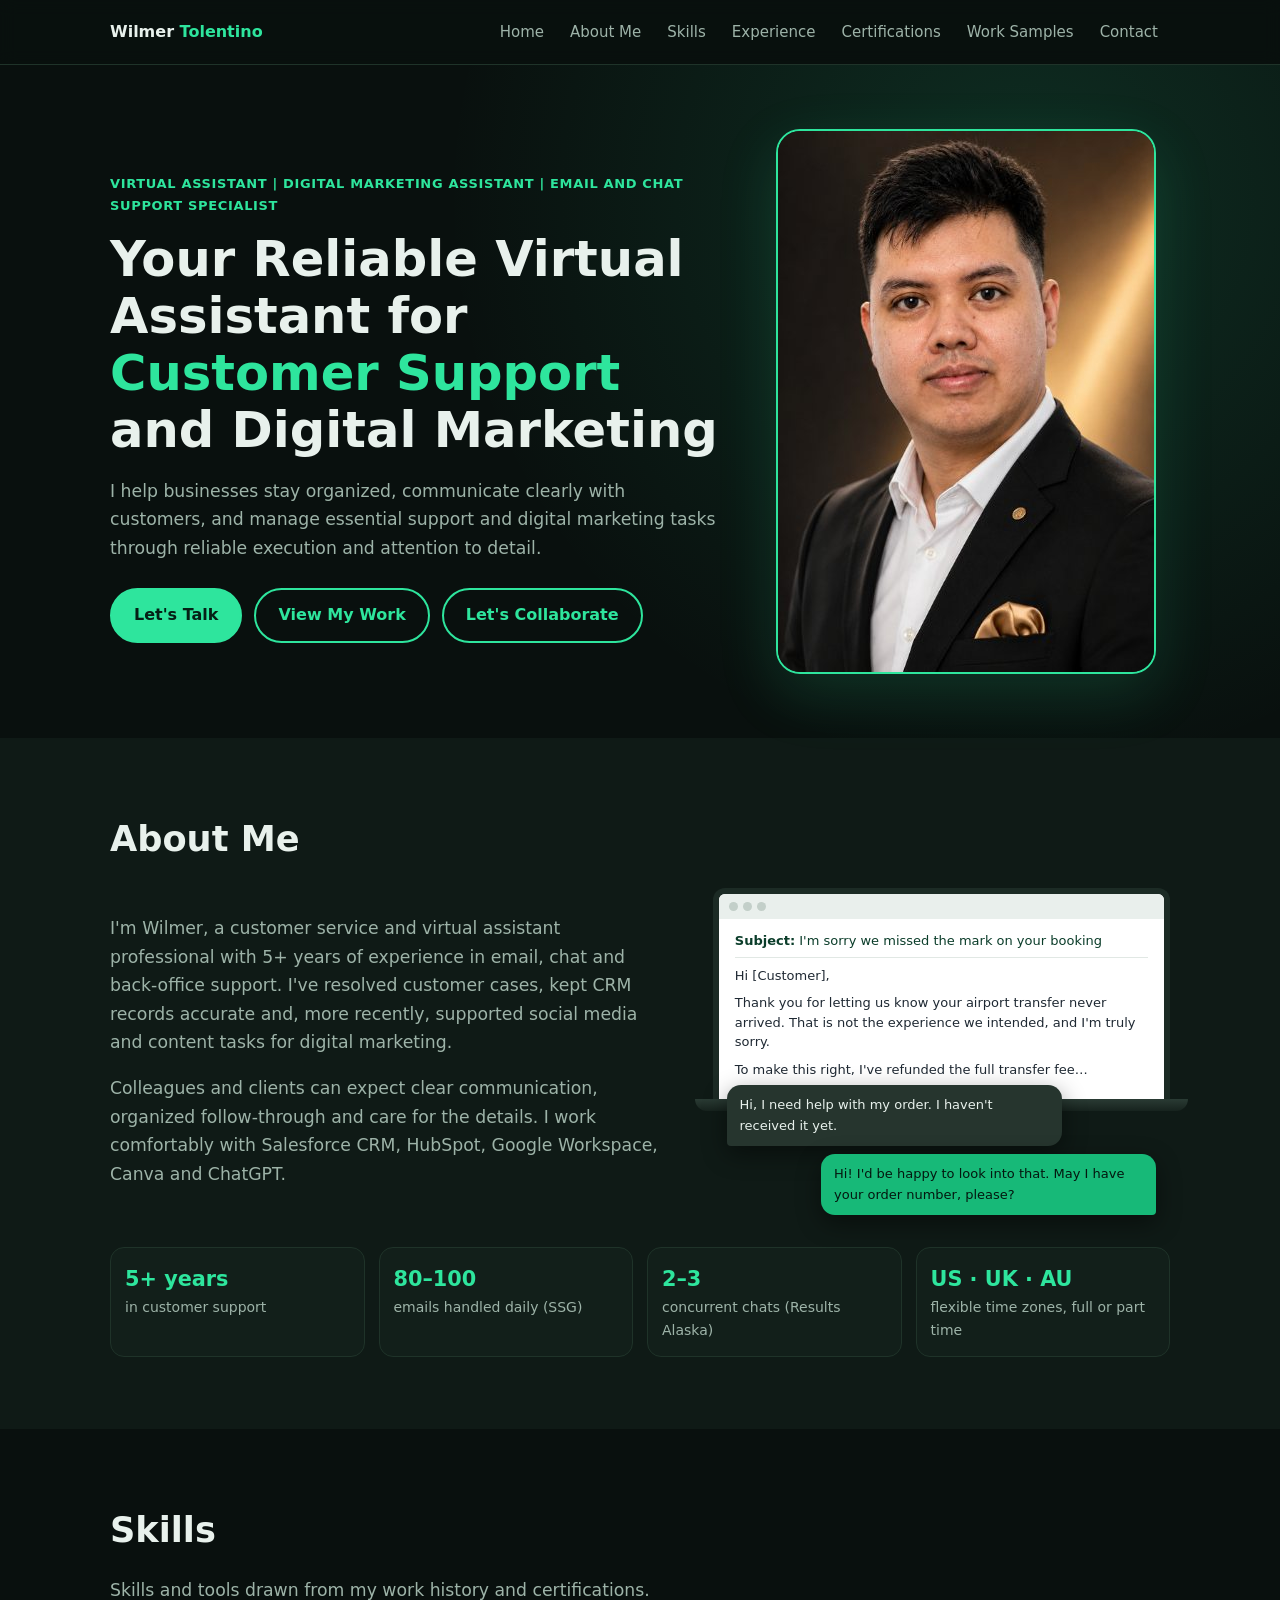
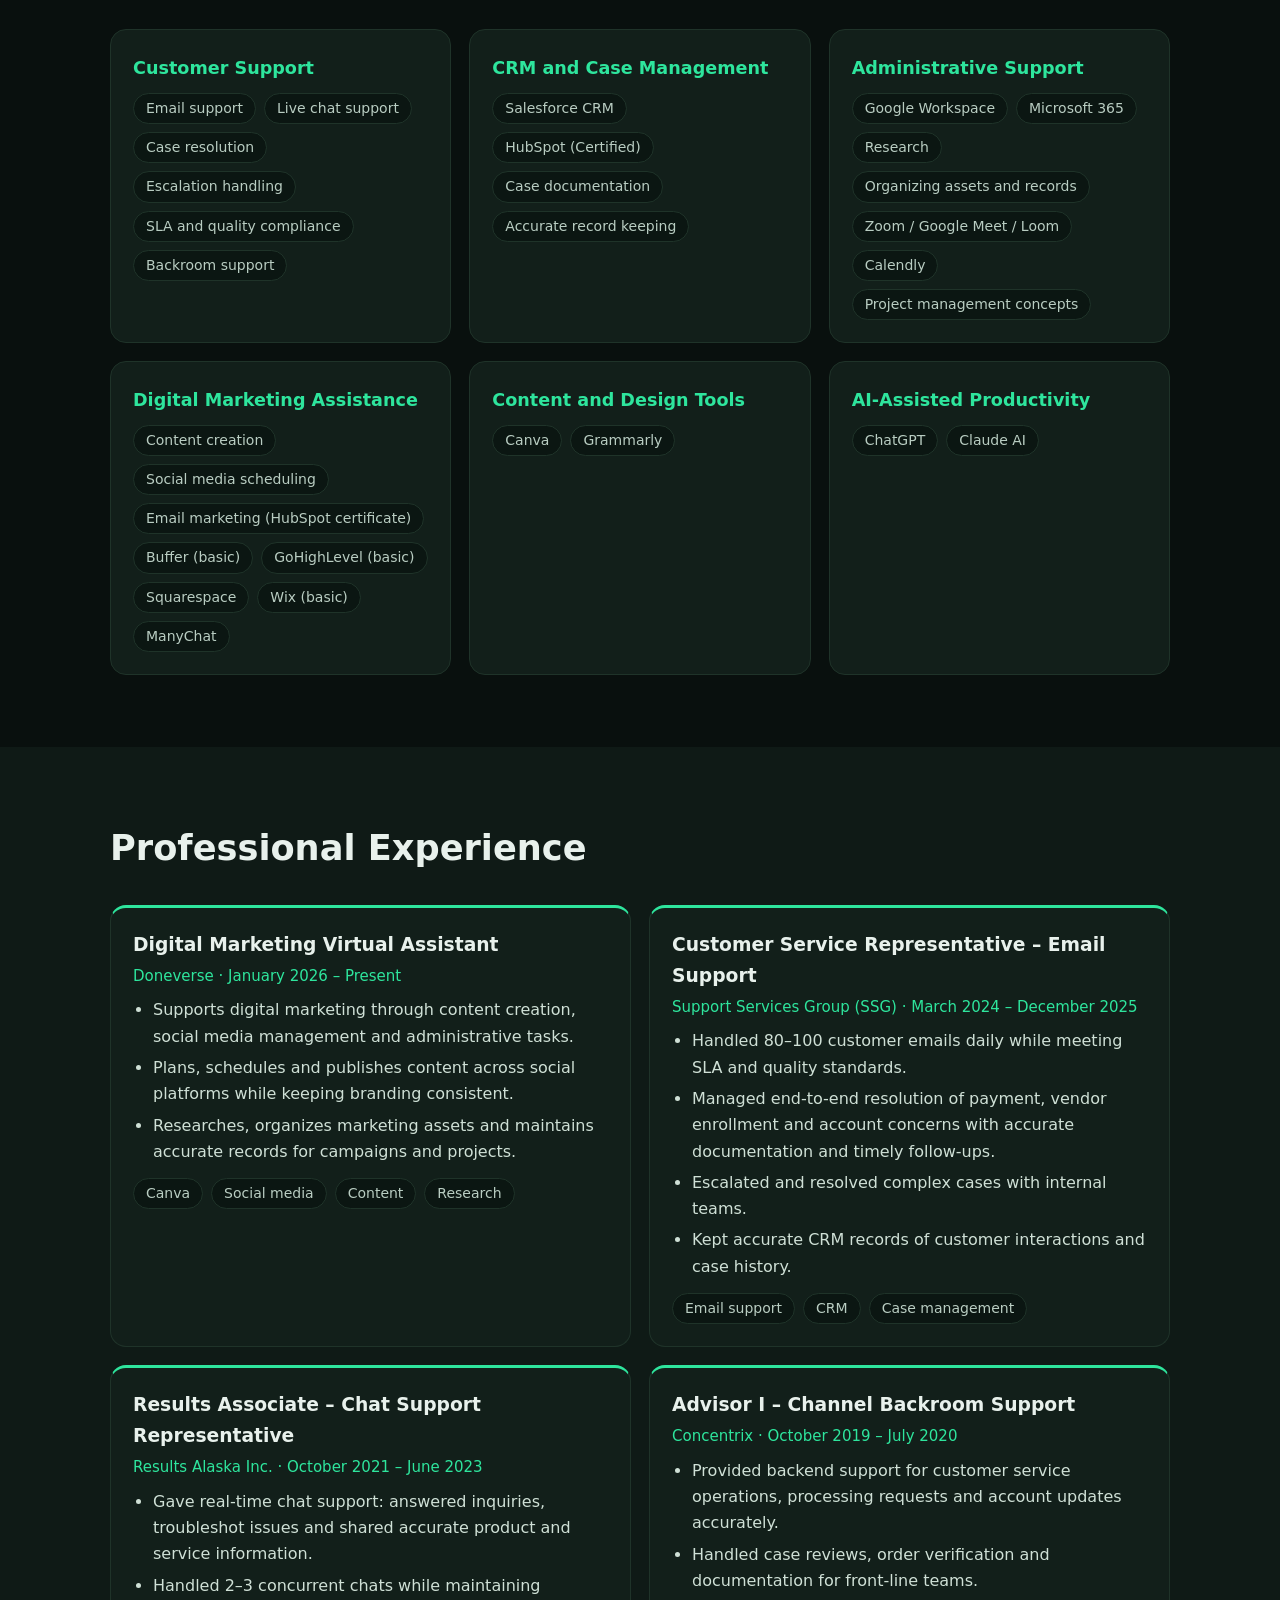
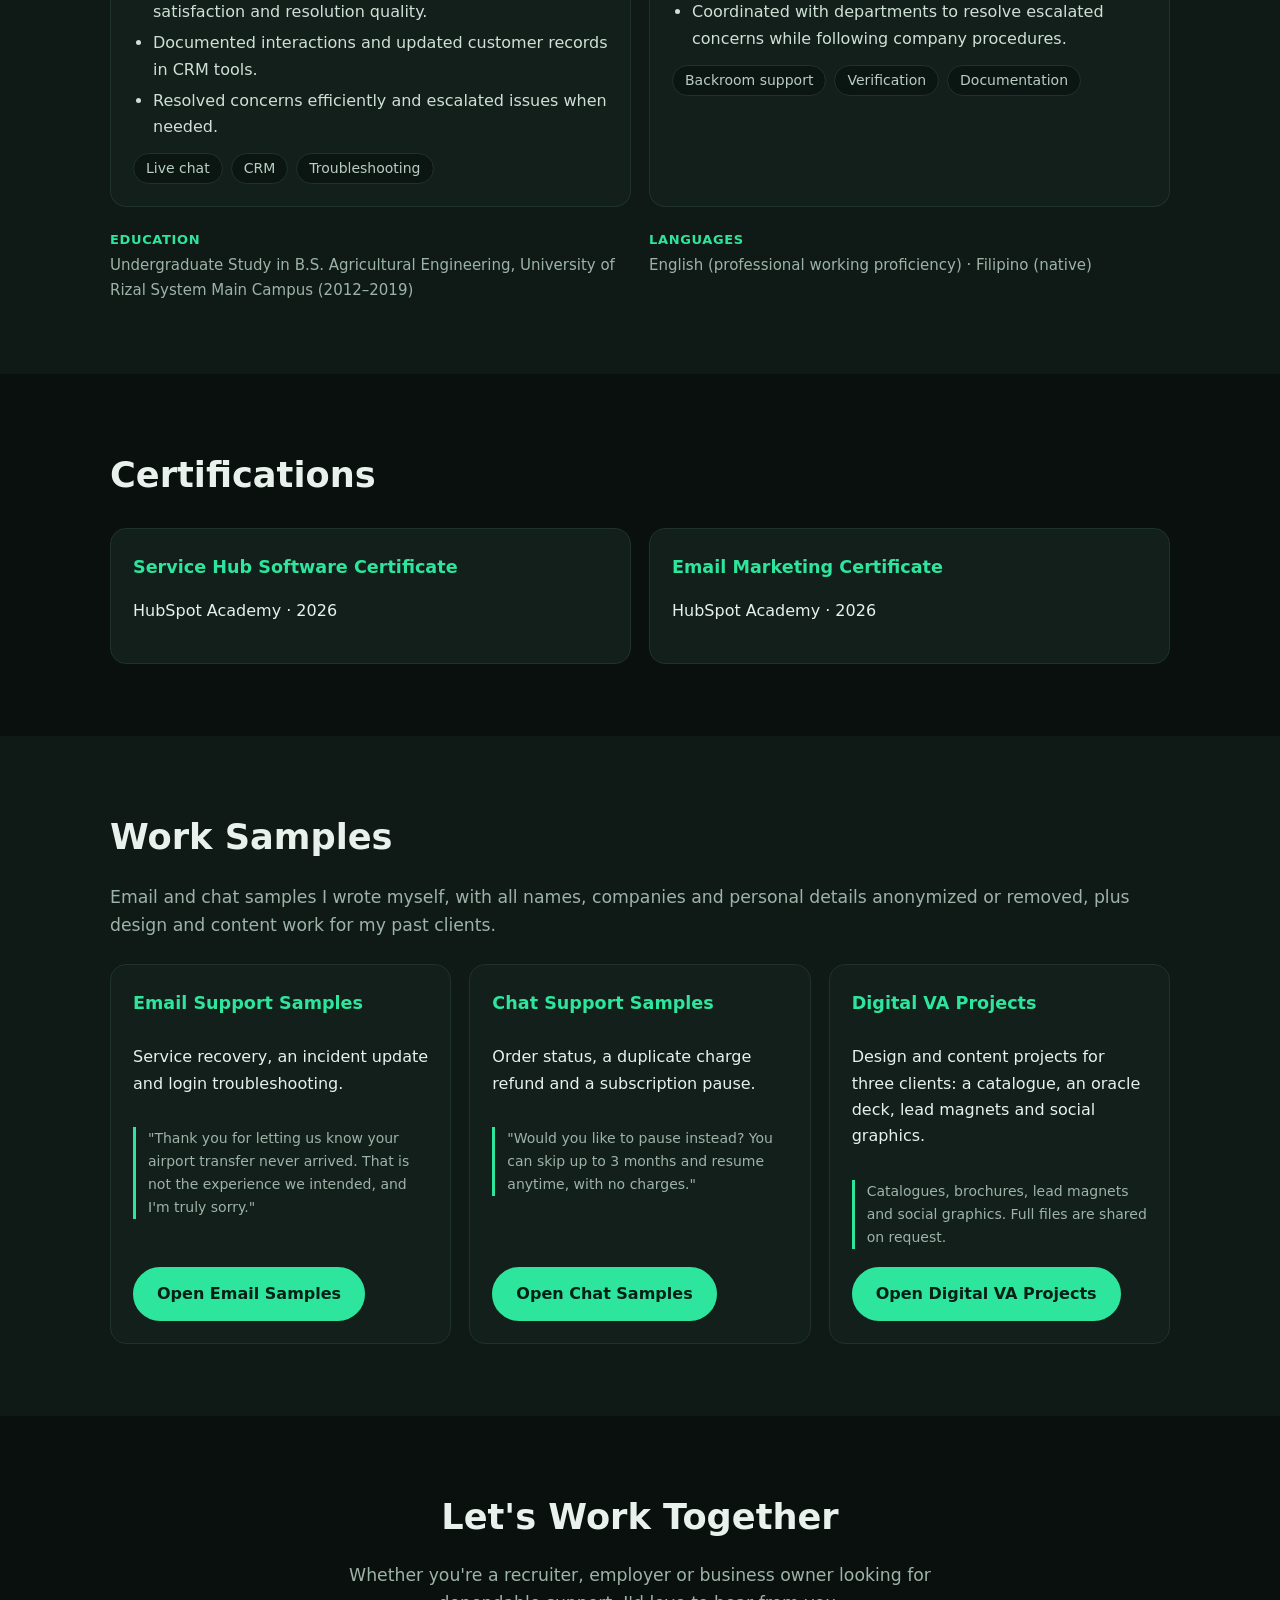
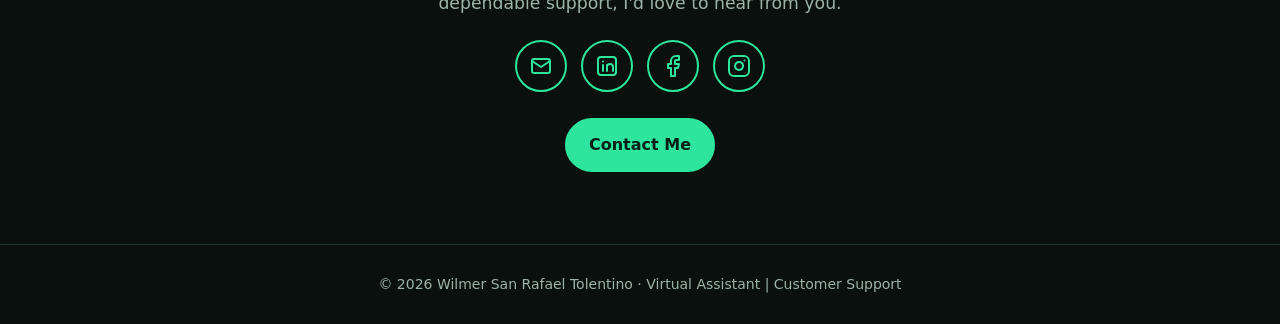
<file: wilmer-portfolio (7)/index.html>
<!DOCTYPE html><html lang="en"><head><meta charset="utf-8"><meta name="viewport" content="width=device-width,initial-scale=1"><title>Wilmer San Rafael Tolentino | Virtual Assistant Portfolio</title><meta name="description" content="Virtual Assistant, Digital Marketing Assistant and Email and Chat Support Specialist. View work samples, experience and certifications."><meta property="og:title" content="Wilmer San Rafael Tolentino | Virtual Assistant Portfolio"><meta property="og:description" content="Virtual Assistant, Digital Marketing Assistant and Email and Chat Support Specialist. View work samples, experience and certifications."><meta name="theme-color" content="#09100e"><link rel="icon" href="data:image/svg+xml,%3Csvg xmlns=%27http://www.w3.org/2000/svg%27 viewBox=%270 0 32 32%27%3E%3Crect width=%2732%27 height=%2732%27 rx=%278%27 fill=%27%2309100e%27/%3E%3Ctext x=%2716%27 y=%2722%27 font-size=%2716%27 font-family=%27sans-serif%27 font-weight=%27700%27 fill=%27%232ee59d%27 text-anchor=%27middle%27%3EWT%3C/text%3E%3C/svg%3E"><link rel="stylesheet" href="css/style.css"></head><body><header class="nav"><div class="wrap"><a class="logo" href="index.html">Wilmer <span>Tolentino</span></a><nav aria-label="Main"><button class="menu" aria-expanded="false" aria-controls="nl">Menu</button><ul id="nl"><li><a href="#home">Home</a></li><li><a href="#about">About Me</a></li><li><a href="#skills">Skills</a></li><li><a href="#experience">Experience</a></li><li><a href="#certifications">Certifications</a></li><li><a href="#samples">Work Samples</a></li><li><a href="#contact">Contact</a></li></ul></nav></div></header><main>
<section class="hero" id="home"><div class="wrap"><div><p class="eyebrow">Virtual Assistant | Digital Marketing Assistant | Email and Chat Support Specialist</p>
<h1>Your Reliable Virtual Assistant for <em>Customer Support</em> and Digital Marketing</h1>
<p class="lead">I help businesses stay organized, communicate clearly with customers, and manage essential support and digital marketing tasks through reliable execution and attention to detail.</p>
<div class="cta"><a class="btn p" href="mailto:tolentino.wilmer21@gmail.com?subject=Portfolio%20Inquiry">Let's Talk</a><a class="btn o" href="#samples">View My Work</a><a class="btn o" href="mailto:tolentino.wilmer21@gmail.com?subject=Virtual%20Assistant%20Collaboration">Let's Collaborate</a></div></div>
<div class="photo"><img src="assets/wilmer-tolentino.jpg" width="469" height="541" alt="Portrait of Wilmer San Rafael Tolentino in a black blazer and white shirt"></div></div></section>
<section class="alt" id="about"><div class="wrap"><h2>About Me</h2><div class="about-grid"><div>
<p class="lead">I'm Wilmer, a customer service and virtual assistant professional with 5+ years of experience in email, chat and back-office support. I've resolved customer cases, kept CRM records accurate and, more recently, supported social media and content tasks for digital marketing.</p>
<p class="lead">Colleagues and clients can expect clear communication, organized follow-through and care for the details. I work comfortably with Salesforce CRM, HubSpot, Google Workspace, Canva and ChatGPT.</p>
</div><div class="mock" aria-hidden="true"><div class="laptop"><div class="screen"><div class="bar"><i></i><i></i><i></i></div><div class="em"><p class="sub"><b>Subject:</b> I'm sorry we missed the mark on your booking</p><p>Hi [Customer],</p><p>Thank you for letting us know your airport transfer never arrived. That is not the experience we intended, and I'm truly sorry.</p><p>To make this right, I've refunded the full transfer fee&hellip;</p></div></div><div class="base"></div></div><div class="bubs"><div class="bub c">Hi, I need help with my order. I haven't received it yet.</div><div class="bub a">Hi! I'd be happy to look into that. May I have your order number, please?</div></div></div></div><div class="facts"><div><b>5+ years</b>in customer support</div><div><b>80–100</b>emails handled daily (SSG)</div><div><b>2–3</b>concurrent chats (Results Alaska)</div><div><b>US · UK · AU</b>flexible time zones, full or part time</div></div></div></section>
<section id="skills"><div class="wrap"><h2>Skills</h2><p class="lead">Skills and tools drawn from my work history and certifications.</p><div class="grid"><div class="card"><h3>Customer Support</h3><ul class="tags"><li>Email support</li><li>Live chat support</li><li>Case resolution</li><li>Escalation handling</li><li>SLA and quality compliance</li><li>Backroom support</li></ul></div><div class="card"><h3>CRM and Case Management</h3><ul class="tags"><li>Salesforce CRM</li><li>HubSpot (Certified)</li><li>Case documentation</li><li>Accurate record keeping</li></ul></div><div class="card"><h3>Administrative Support</h3><ul class="tags"><li>Google Workspace</li><li>Microsoft 365</li><li>Research</li><li>Organizing assets and records</li><li>Zoom / Google Meet / Loom</li><li>Calendly</li><li>Project management concepts</li></ul></div><div class="card"><h3>Digital Marketing Assistance</h3><ul class="tags"><li>Content creation</li><li>Social media scheduling</li><li>Email marketing (HubSpot certificate)</li><li>Buffer (basic)</li><li>GoHighLevel (basic)</li><li>Squarespace</li><li>Wix (basic)</li><li>ManyChat</li></ul></div><div class="card"><h3>Content and Design Tools</h3><ul class="tags"><li>Canva</li><li>Grammarly</li></ul></div><div class="card"><h3>AI-Assisted Productivity</h3><ul class="tags"><li>ChatGPT</li><li>Claude AI</li></ul></div></div></div></section>
<section class="alt" id="experience"><div class="wrap"><h2>Professional Experience</h2><div class="jobs"><article class="job"><h3>Digital Marketing Virtual Assistant</h3><p class="meta">Doneverse · January 2026 – Present</p><ul class="b"><li>Supports digital marketing through content creation, social media management and administrative tasks.</li><li>Plans, schedules and publishes content across social platforms while keeping branding consistent.</li><li>Researches, organizes marketing assets and maintains accurate records for campaigns and projects.</li></ul><ul class="tags"><li>Canva</li><li>Social media</li><li>Content</li><li>Research</li></ul></article><article class="job"><h3>Customer Service Representative – Email Support</h3><p class="meta">Support Services Group (SSG) · March 2024 – December 2025</p><ul class="b"><li>Handled 80–100 customer emails daily while meeting SLA and quality standards.</li><li>Managed end-to-end resolution of payment, vendor enrollment and account concerns with accurate documentation and timely follow-ups.</li><li>Escalated and resolved complex cases with internal teams.</li><li>Kept accurate CRM records of customer interactions and case history.</li></ul><ul class="tags"><li>Email support</li><li>CRM</li><li>Case management</li></ul></article><article class="job"><h3>Results Associate – Chat Support Representative</h3><p class="meta">Results Alaska Inc. · October 2021 – June 2023</p><ul class="b"><li>Gave real-time chat support: answered inquiries, troubleshot issues and shared accurate product and service information.</li><li>Handled 2–3 concurrent chats while maintaining satisfaction and resolution quality.</li><li>Documented interactions and updated customer records in CRM tools.</li><li>Resolved concerns efficiently and escalated issues when needed.</li></ul><ul class="tags"><li>Live chat</li><li>CRM</li><li>Troubleshooting</li></ul></article><article class="job"><h3>Advisor I – Channel Backroom Support</h3><p class="meta">Concentrix · October 2019 – July 2020</p><ul class="b"><li>Provided backend support for customer service operations, processing requests and account updates accurately.</li><li>Handled case reviews, order verification and documentation for front-line teams.</li><li>Coordinated with departments to resolve escalated concerns while following company procedures.</li></ul><ul class="tags"><li>Backroom support</li><li>Verification</li><li>Documentation</li></ul></article></div>
<div class="edu"><p><b>Education</b>Undergraduate Study in B.S. Agricultural Engineering, University of Rizal System Main Campus (2012–2019)</p><p><b>Languages</b>English (professional working proficiency) · Filipino (native)</p></div></div></section>
<section id="certifications"><div class="wrap"><h2>Certifications</h2><div class="grid">
<div class="card"><h3>Service Hub Software Certificate</h3><p>HubSpot Academy · 2026</p></div>
<div class="card"><h3>Email Marketing Certificate</h3><p>HubSpot Academy · 2026</p></div></div></div></section>
<section class="alt" id="samples"><div class="wrap"><h2>Work Samples</h2><p class="lead">Email and chat samples I wrote myself, with all names, companies and personal details anonymized or removed, plus design and content work for my past clients.</p><div class="grid">
<div class="card"><h3>Email Support Samples</h3><p>Service recovery, an incident update and login troubleshooting.</p><p class="prev">"Thank you for letting us know your airport transfer never arrived. That is not the experience we intended, and I'm truly sorry."</p><a class="btn p" href="samples/email-support.html">Open Email Samples</a></div>
<div class="card"><h3>Chat Support Samples</h3><p>Order status, a duplicate charge refund and a subscription pause.</p><p class="prev">"Would you like to pause instead? You can skip up to 3 months and resume anytime, with no charges."</p><a class="btn p" href="samples/chat-support.html">Open Chat Samples</a></div><div class="card"><h3>Digital VA Projects</h3><p>Design and content projects for three clients: a catalogue, an oracle deck, lead magnets and social graphics.</p><p class="prev">Catalogues, brochures, lead magnets and social graphics. Full files are shared on request.</p><a class="btn p" href="samples/digital-va-projects.html">Open Digital VA Projects</a></div></div></div></section>
<section class="contact" id="contact"><div class="wrap"><h2>Let's Work Together</h2><p class="lead">Whether you're a recruiter, employer or business owner looking for dependable support, I'd love to hear from you.</p>
<ul class="social"><li><a href="mailto:tolentino.wilmer21@gmail.com" aria-label="Email Wilmer" title="Email Wilmer"><svg viewBox="0 0 24 24" width="24" height="24" fill="none" stroke="currentColor" stroke-width="2" stroke-linecap="round" stroke-linejoin="round" aria-hidden="true"><rect x="3" y="5" width="18" height="14" rx="2"/><path d="m3 7 9 6 9-6"/></svg></a></li><li><a href="https://www.linkedin.com/in/wilmer-san-rafael-tolentino" aria-label="LinkedIn" title="LinkedIn" target="_blank" rel="noopener noreferrer"><svg viewBox="0 0 24 24" width="24" height="24" fill="none" stroke="currentColor" stroke-width="2" stroke-linecap="round" stroke-linejoin="round" aria-hidden="true"><rect x="3" y="3" width="18" height="18" rx="3"/><path d="M8 11v6M8 7.5v.01M12 17v-6M12 13a3 3 0 0 1 6 0v4"/></svg></a></li><li><a href="https://www.facebook.com/wsrt.1121" aria-label="Facebook" title="Facebook" target="_blank" rel="noopener noreferrer"><svg viewBox="0 0 24 24" width="24" height="24" fill="none" stroke="currentColor" stroke-width="2" stroke-linecap="round" stroke-linejoin="round" aria-hidden="true"><path d="M18 2h-3a5 5 0 0 0-5 5v3H7v4h3v8h4v-8h3l1-4h-4V7a1 1 0 0 1 1-1h3z"/></svg></a></li><li><a href="https://www.instagram.com/wil.tares/" aria-label="Instagram" title="Instagram" target="_blank" rel="noopener noreferrer"><svg viewBox="0 0 24 24" width="24" height="24" fill="none" stroke="currentColor" stroke-width="2" stroke-linecap="round" stroke-linejoin="round" aria-hidden="true"><rect x="2" y="2" width="20" height="20" rx="5"/><path d="M16 11.37A4 4 0 1 1 12.63 8 4 4 0 0 1 16 11.37z"/><path d="M17.5 6.5h.01"/></svg></a></li></ul>
<div class="cta"><a class="btn p" href="mailto:tolentino.wilmer21@gmail.com?subject=Virtual%20Assistant%20Opportunity">Contact Me</a></div></div></section></main><footer><div class="wrap">&copy; <span data-year>2026</span> Wilmer San Rafael Tolentino &middot; Virtual Assistant | Customer Support</div></footer><script src="js/main.js"></script></body></html>
</file>
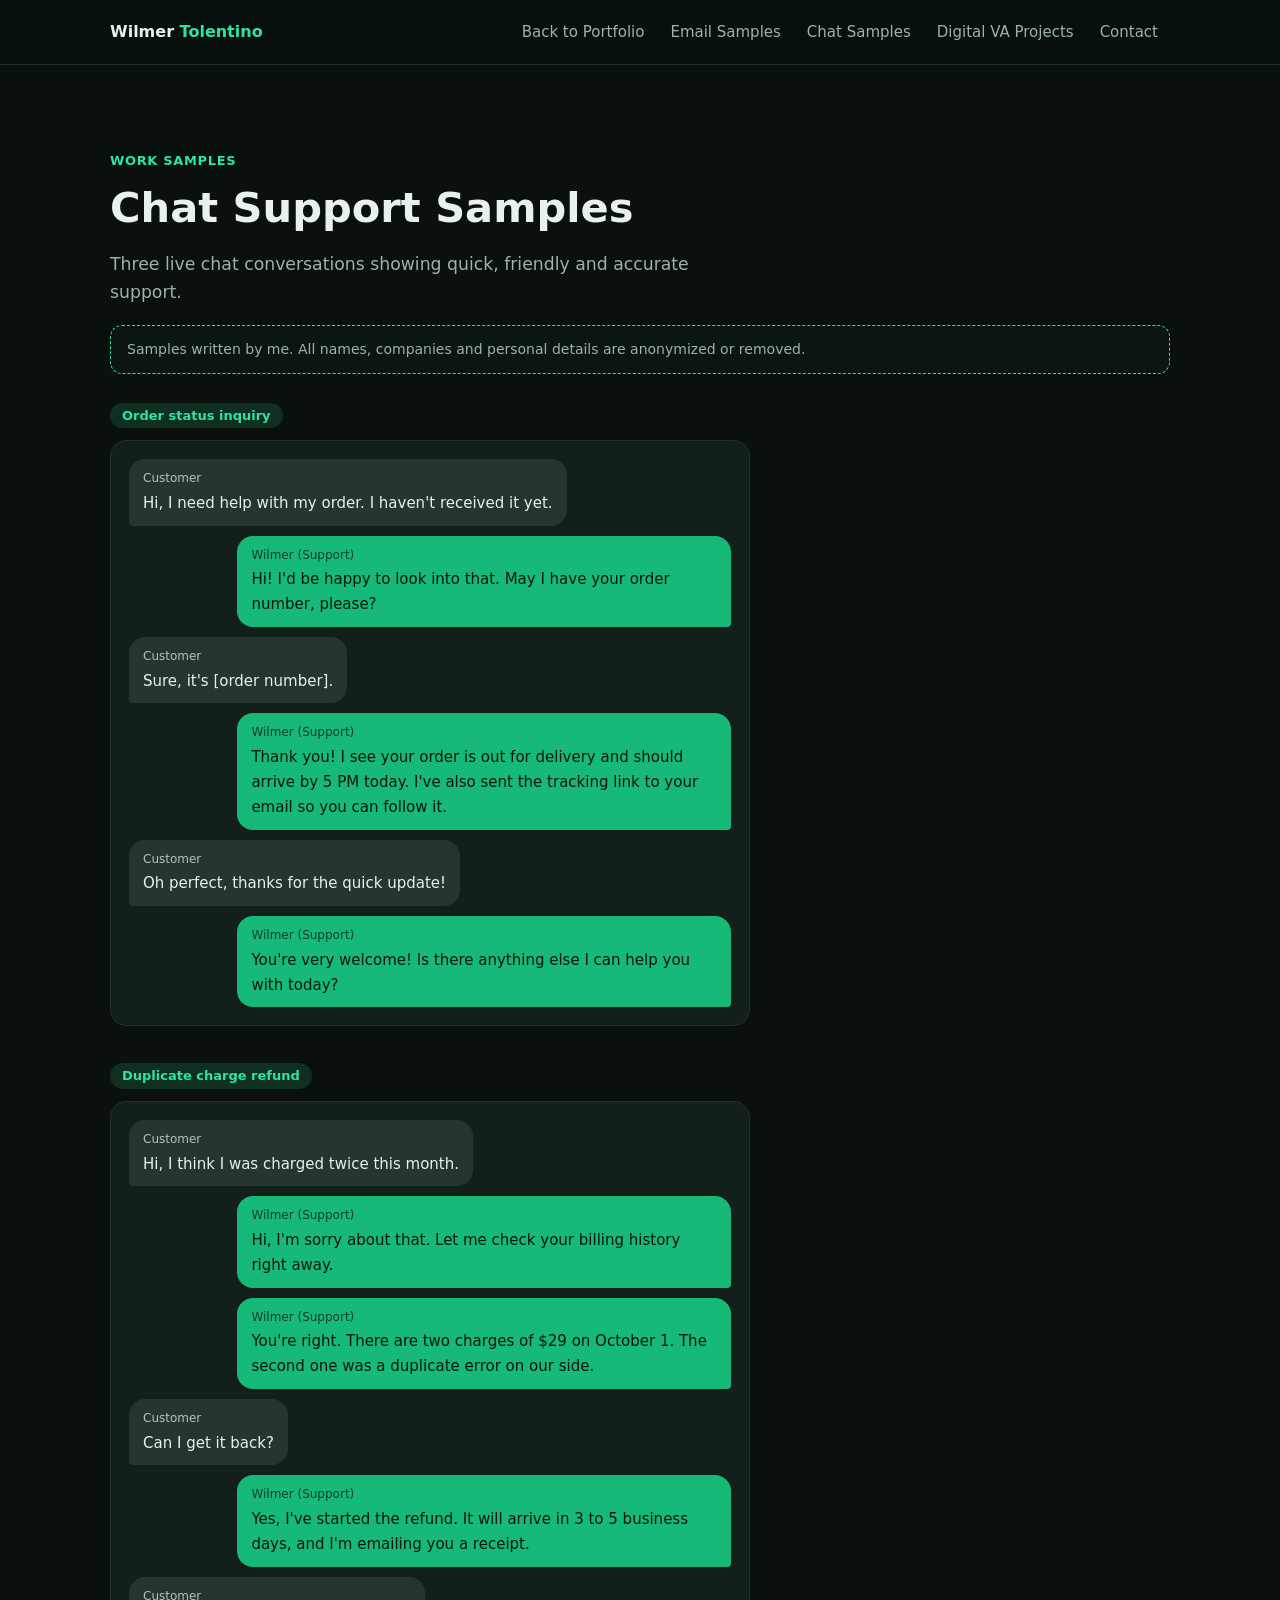
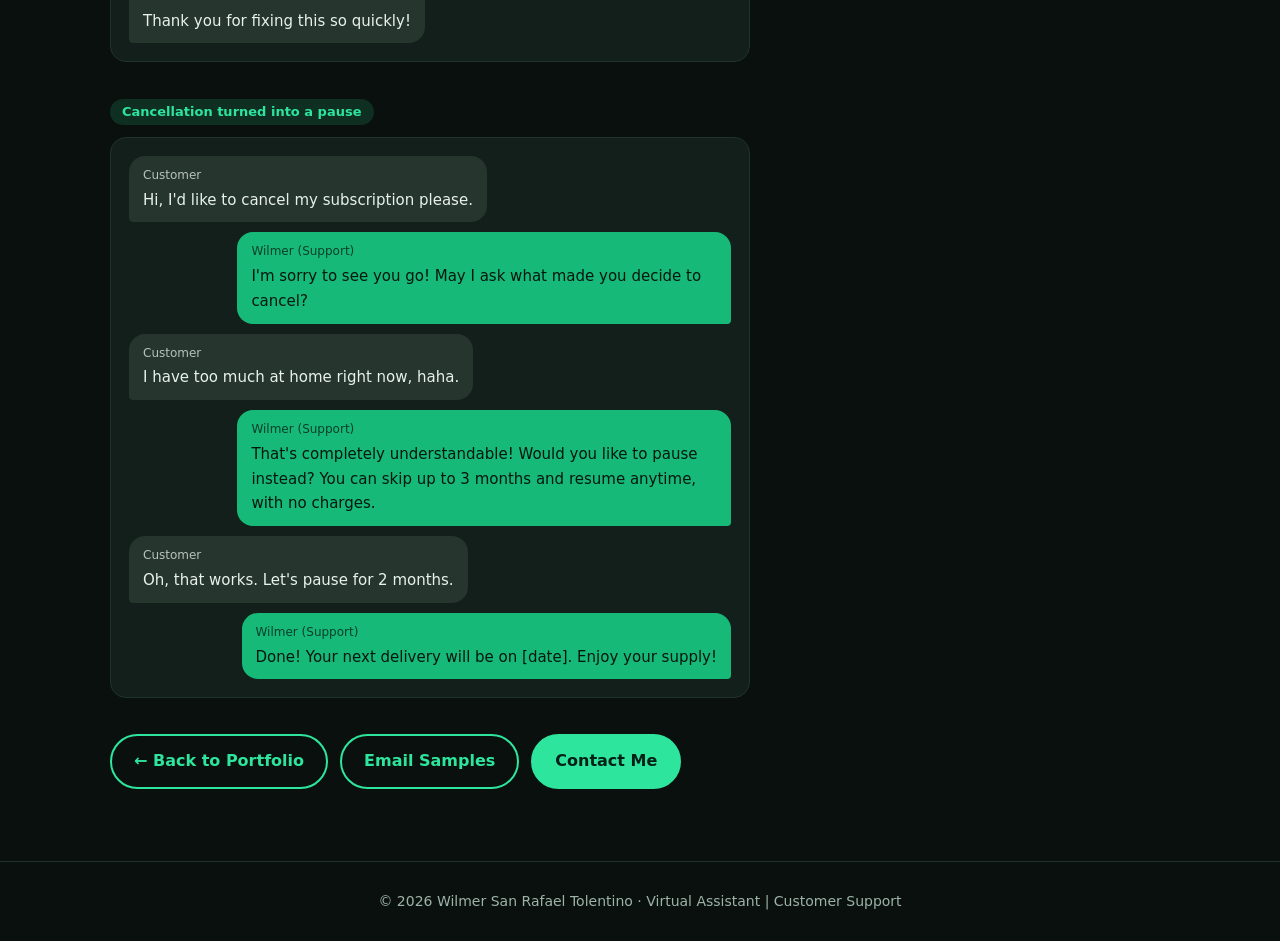
<file: wilmer-portfolio (7)/samples/chat-support.html>
<!DOCTYPE html><html lang="en"><head><meta charset="utf-8"><meta name="viewport" content="width=device-width,initial-scale=1"><title>Chat Support Samples | Wilmer Tolentino</title><meta name="description" content="Anonymized live chat support samples by Wilmer Tolentino: order status, refund and retention."><meta property="og:title" content="Chat Support Samples | Wilmer Tolentino"><meta property="og:description" content="Anonymized live chat support samples by Wilmer Tolentino: order status, refund and retention."><meta name="theme-color" content="#09100e"><link rel="icon" href="data:image/svg+xml,%3Csvg xmlns=%27http://www.w3.org/2000/svg%27 viewBox=%270 0 32 32%27%3E%3Crect width=%2732%27 height=%2732%27 rx=%278%27 fill=%27%2309100e%27/%3E%3Ctext x=%2716%27 y=%2722%27 font-size=%2716%27 font-family=%27sans-serif%27 font-weight=%27700%27 fill=%27%232ee59d%27 text-anchor=%27middle%27%3EWT%3C/text%3E%3C/svg%3E"><link rel="stylesheet" href="../css/style.css"></head><body><header class="nav"><div class="wrap"><a class="logo" href="../index.html">Wilmer <span>Tolentino</span></a><nav aria-label="Main"><button class="menu" aria-expanded="false" aria-controls="nl">Menu</button><ul id="nl"><li><a href="../index.html">Back to Portfolio</a></li><li><a href="email-support.html">Email Samples</a></li><li><a href="chat-support.html">Chat Samples</a></li><li><a href="digital-va-projects.html">Digital VA Projects</a></li><li><a href="#contact">Contact</a></li></ul></nav></div></header><main><section><div class="wrap"><p class="eyebrow">Work Samples</p><h1 style="font-size:clamp(1.8rem,4vw,2.6rem)">Chat Support Samples</h1><p class="lead">Three live chat conversations showing quick, friendly and accurate support.</p><p class="note">Samples written by me. All names, companies and personal details are anonymized or removed.</p><span class="tagl">Order status inquiry</span><div class="chat" role="log" aria-label="Order status inquiry"><div class="m c"><small>Customer</small>Hi, I need help with my order. I haven't received it yet.</div><div class="m a"><small>Wilmer (Support)</small>Hi! I'd be happy to look into that. May I have your order number, please?</div><div class="m c"><small>Customer</small>Sure, it's [order number].</div><div class="m a"><small>Wilmer (Support)</small>Thank you! I see your order is out for delivery and should arrive by 5 PM today. I've also sent the tracking link to your email so you can follow it.</div><div class="m c"><small>Customer</small>Oh perfect, thanks for the quick update!</div><div class="m a"><small>Wilmer (Support)</small>You're very welcome! Is there anything else I can help you with today?</div></div><span class="tagl">Duplicate charge refund</span><div class="chat" role="log" aria-label="Duplicate charge refund"><div class="m c"><small>Customer</small>Hi, I think I was charged twice this month.</div><div class="m a"><small>Wilmer (Support)</small>Hi, I'm sorry about that. Let me check your billing history right away.</div><div class="m a"><small>Wilmer (Support)</small>You're right. There are two charges of $29 on October 1. The second one was a duplicate error on our side.</div><div class="m c"><small>Customer</small>Can I get it back?</div><div class="m a"><small>Wilmer (Support)</small>Yes, I've started the refund. It will arrive in 3 to 5 business days, and I'm emailing you a receipt.</div><div class="m c"><small>Customer</small>Thank you for fixing this so quickly!</div></div><span class="tagl">Cancellation turned into a pause</span><div class="chat" role="log" aria-label="Cancellation turned into a pause"><div class="m c"><small>Customer</small>Hi, I'd like to cancel my subscription please.</div><div class="m a"><small>Wilmer (Support)</small>I'm sorry to see you go! May I ask what made you decide to cancel?</div><div class="m c"><small>Customer</small>I have too much at home right now, haha.</div><div class="m a"><small>Wilmer (Support)</small>That's completely understandable! Would you like to pause instead? You can skip up to 3 months and resume anytime, with no charges.</div><div class="m c"><small>Customer</small>Oh, that works. Let's pause for 2 months.</div><div class="m a"><small>Wilmer (Support)</small>Done! Your next delivery will be on [date]. Enjoy your supply!</div></div><div class="cta"><a class="btn o" href="../index.html">&larr; Back to Portfolio</a><a class="btn o" href="email-support.html">Email Samples</a><a class="btn p" id="contact" href="mailto:tolentino.wilmer21@gmail.com?subject=Portfolio%20Inquiry">Contact Me</a></div></div></section></main><footer><div class="wrap">&copy; <span data-year>2026</span> Wilmer San Rafael Tolentino &middot; Virtual Assistant | Customer Support</div></footer><script src="../js/main.js"></script></body></html>
</file>
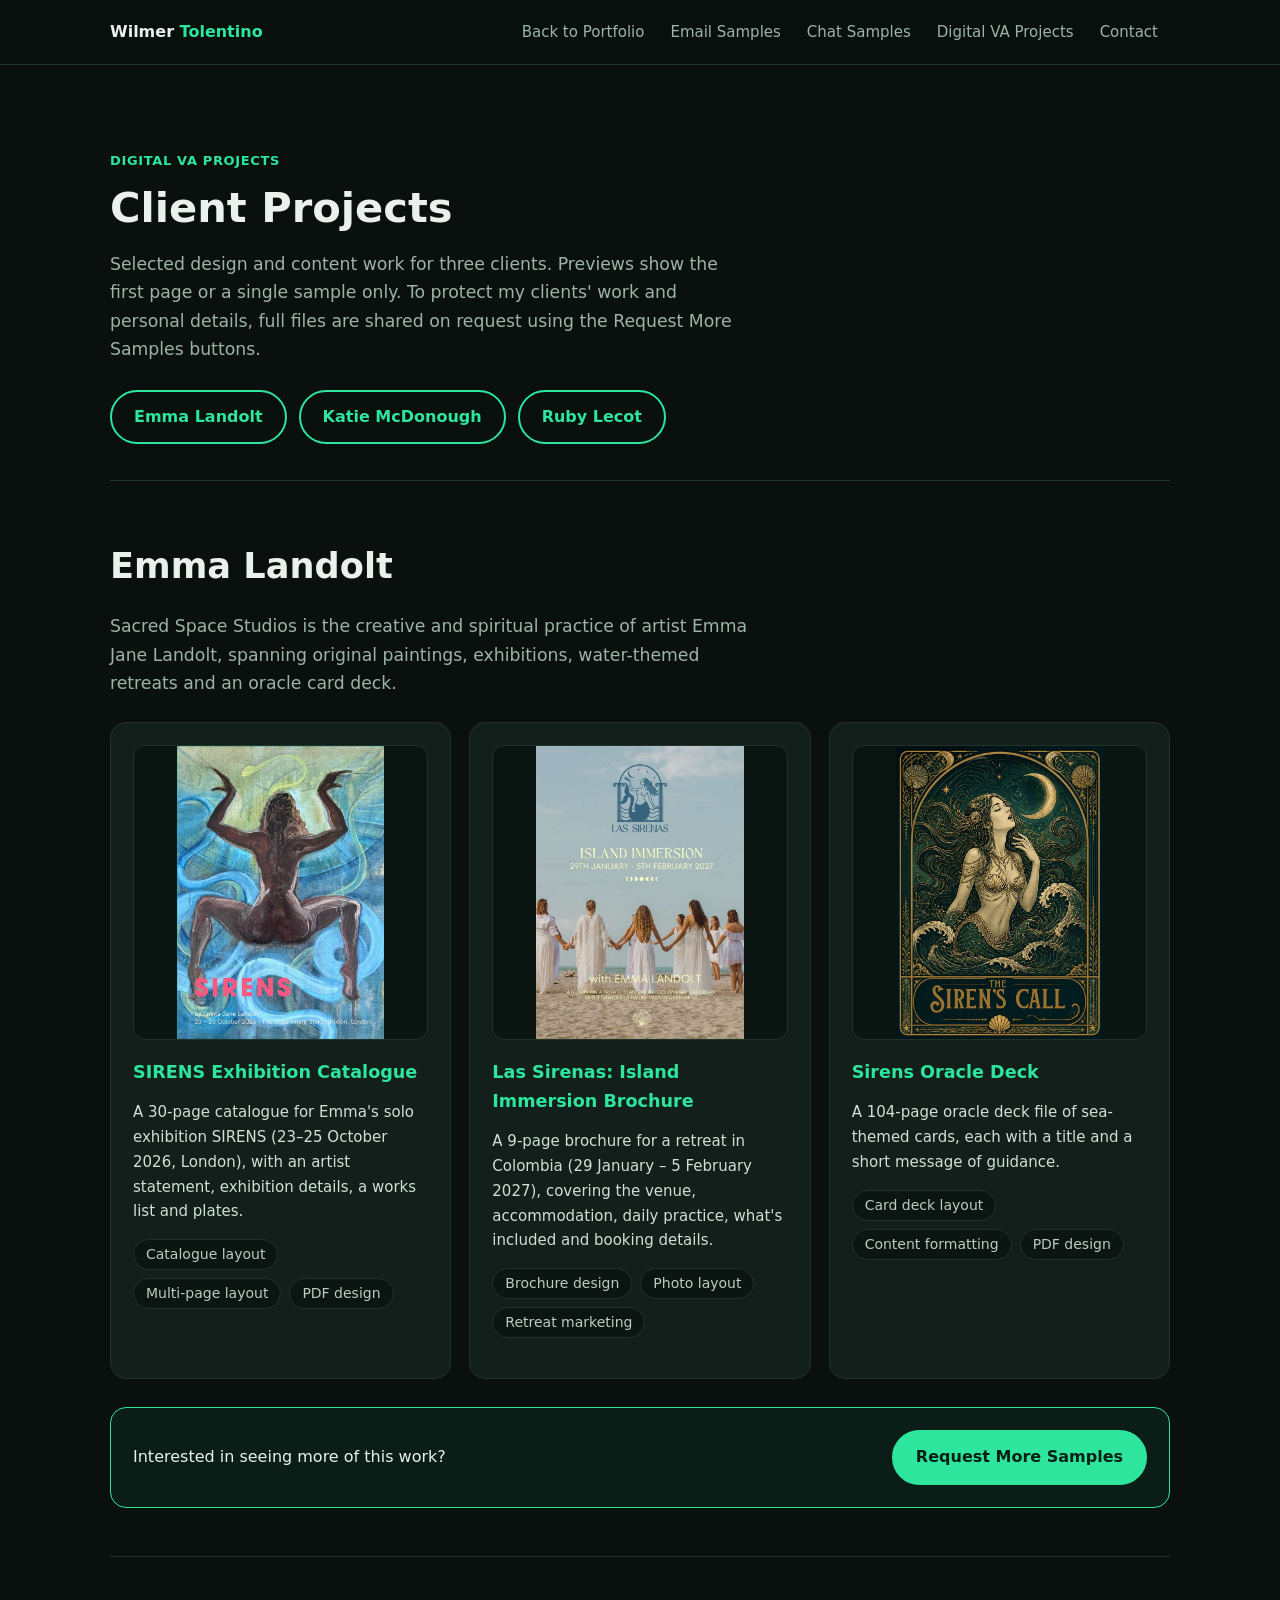
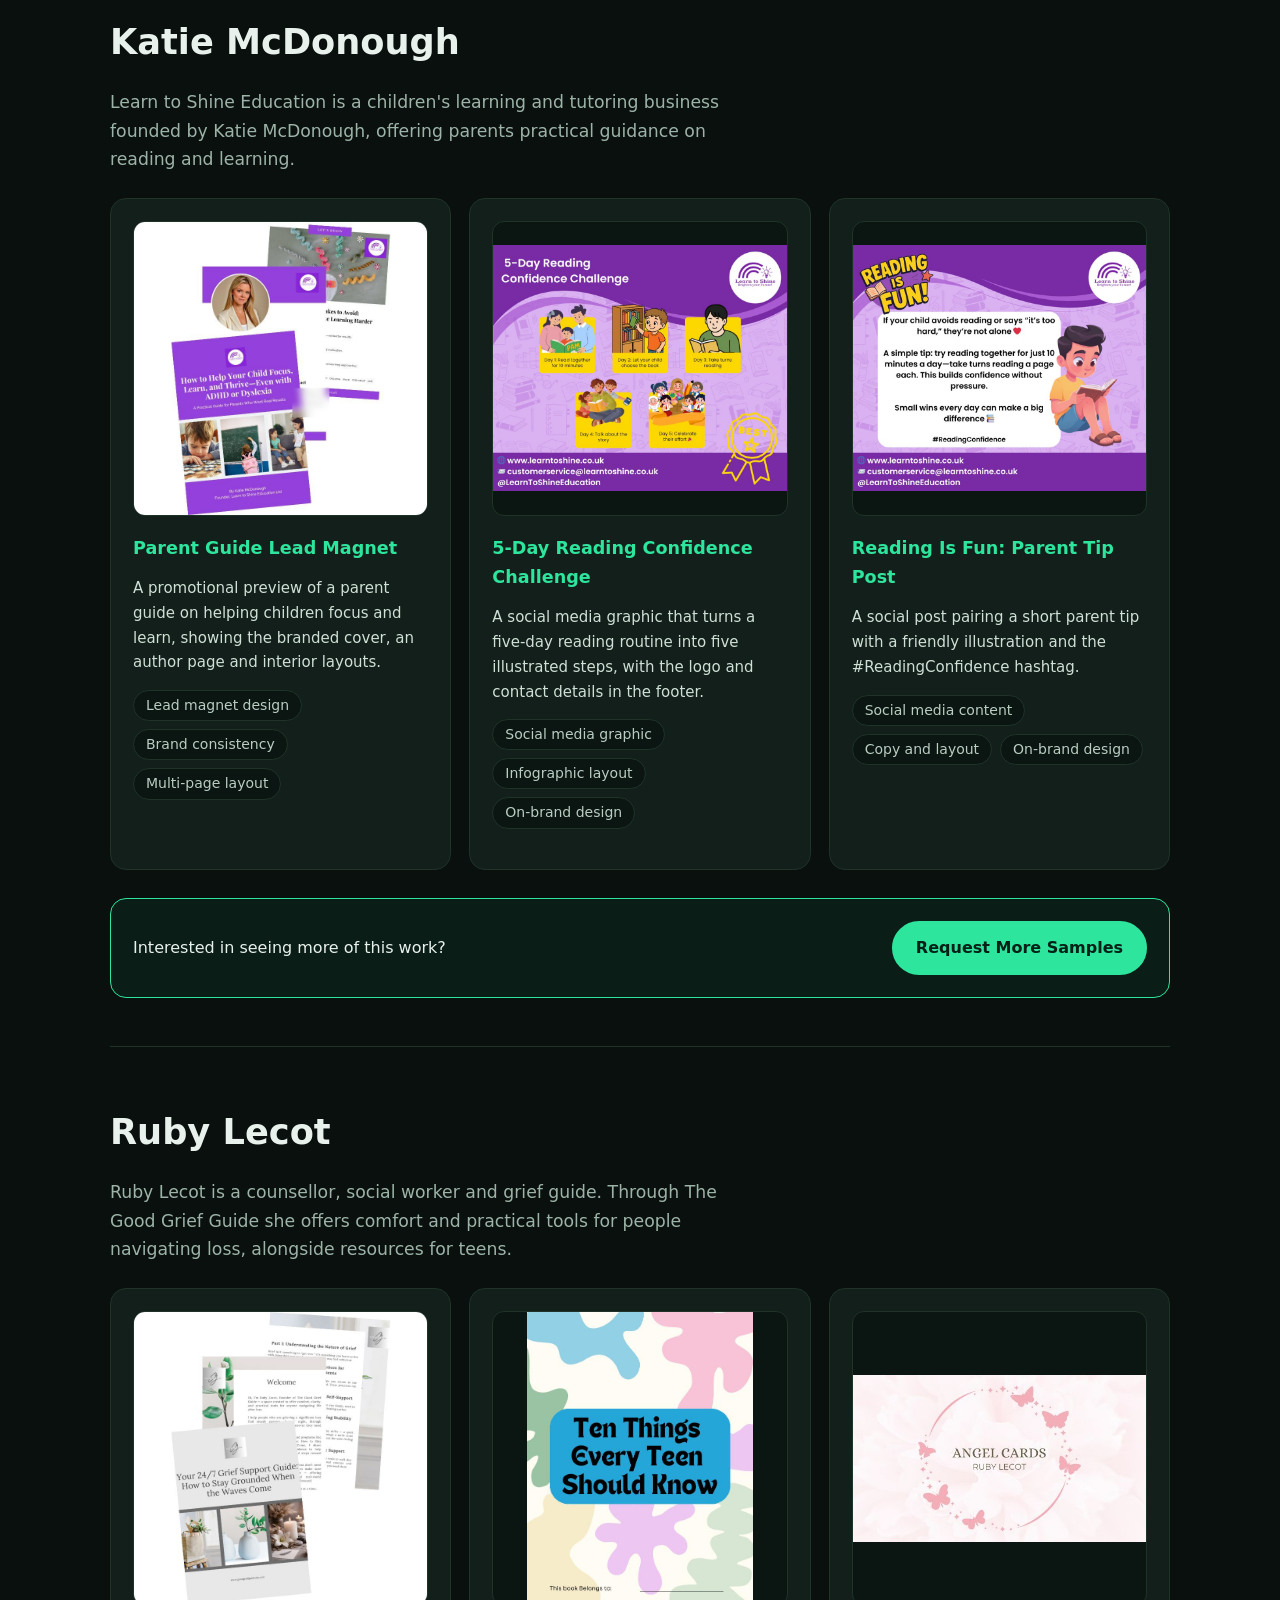
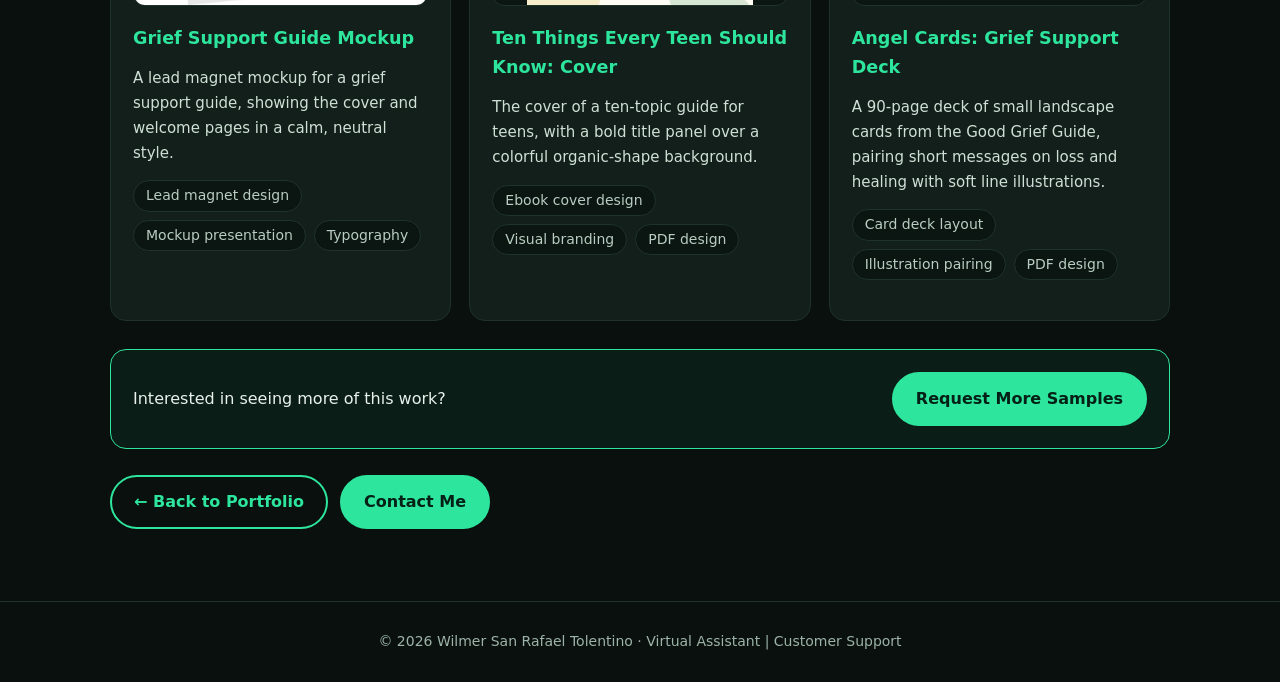
<file: wilmer-portfolio (7)/samples/digital-va-projects.html>
<!DOCTYPE html><html lang="en"><head><meta charset="utf-8"><meta name="viewport" content="width=device-width,initial-scale=1"><title>Digital VA Projects | Wilmer Tolentino</title><meta name="description" content="Digital VA projects by Wilmer Tolentino for Emma Landolt, Katie McDonough and Ruby Lecot: catalogues, lead magnets, ebooks and social graphics."><meta property="og:title" content="Digital VA Projects | Wilmer Tolentino"><meta property="og:description" content="Digital VA projects by Wilmer Tolentino for Emma Landolt, Katie McDonough and Ruby Lecot: catalogues, lead magnets, ebooks and social graphics."><meta name="theme-color" content="#09100e"><link rel="icon" href="data:image/svg+xml,%3Csvg xmlns=%27http://www.w3.org/2000/svg%27 viewBox=%270 0 32 32%27%3E%3Crect width=%2732%27 height=%2732%27 rx=%278%27 fill=%27%2309100e%27/%3E%3Ctext x=%2716%27 y=%2722%27 font-size=%2716%27 font-family=%27sans-serif%27 font-weight=%27700%27 fill=%27%232ee59d%27 text-anchor=%27middle%27%3EWT%3C/text%3E%3C/svg%3E"><link rel="stylesheet" href="../css/style.css"></head><body><header class="nav"><div class="wrap"><a class="logo" href="../index.html">Wilmer <span>Tolentino</span></a><nav aria-label="Main"><button class="menu" aria-expanded="false" aria-controls="nl">Menu</button><ul id="nl"><li><a href="../index.html">Back to Portfolio</a></li><li><a href="email-support.html">Email Samples</a></li><li><a href="chat-support.html">Chat Samples</a></li><li><a href="digital-va-projects.html">Digital VA Projects</a></li><li><a href="#contact">Contact</a></li></ul></nav></div></header><main><section><div class="wrap"><p class="eyebrow">Digital VA Projects</p><h1 style="font-size:clamp(1.8rem,4vw,2.6rem)">Client Projects</h1><p class="lead">Selected design and content work for three clients. Previews show the first page or a single sample only. To protect my clients' work and personal details, full files are shared on request using the Request More Samples buttons.</p><div class="cta"><a class="btn o" href="#emma">Emma Landolt</a><a class="btn o" href="#katie">Katie McDonough</a><a class="btn o" href="#ruby">Ruby Lecot</a></div><section class="client" id="emma"><h2>Emma Landolt</h2><p class="lead">Sacred Space Studios is the creative and spiritual practice of artist Emma Jane Landolt, spanning original paintings, exhibitions, water-themed retreats and an oracle card deck.</p><div class="grid"><article class="card pcard"><div class="thumb"><img src="../assets/projects/emma-catalogue.jpg" alt="Cover of the SIRENS exhibition catalogue" loading="lazy"></div><h3>SIRENS Exhibition Catalogue</h3><p>A 30-page catalogue for Emma's solo exhibition SIRENS (23–25 October 2026, London), with an artist statement, exhibition details, a works list and plates.</p><ul class="tags"><li>Catalogue layout</li><li>Multi-page layout</li><li>PDF design</li></ul></article><article class="card pcard"><div class="thumb"><img src="../assets/projects/emma-las-sirenas.jpg" alt="Cover of the Las Sirenas Island Immersion brochure with women in white holding hands on a beach" loading="lazy"></div><h3>Las Sirenas: Island Immersion Brochure</h3><p>A 9-page brochure for a retreat in Colombia (29 January – 5 February 2027), covering the venue, accommodation, daily practice, what's included and booking details.</p><ul class="tags"><li>Brochure design</li><li>Photo layout</li><li>Retreat marketing</li></ul></article><article class="card pcard"><div class="thumb"><img src="../assets/projects/emma-oracle-deck.jpg" alt="First page of the Sirens Oracle Deck" loading="lazy"></div><h3>Sirens Oracle Deck</h3><p>A 104-page oracle deck file of sea-themed cards, each with a title and a short message of guidance.</p><ul class="tags"><li>Card deck layout</li><li>Content formatting</li><li>PDF design</li></ul></article></div><div class="req"><p>Interested in seeing more of this work?</p><a class="btn p" href="mailto:tolentino.wilmer21@gmail.com?subject=Request%20for%20More%20Samples%20-%20Emma%20Landolt%20Projects&body=Hi%20Wilmer%2C%0A%0AI%20viewed%20the%20Emma%20Landolt%20projects%20on%20your%20portfolio%20and%20would%20like%20to%20request%20more%20samples.%20I%27m%20most%20interested%20in%20seeing%3A%0A%0A%5Bplease%20describe%20the%20type%20of%20work%20you%27d%20like%20to%20see%5D%0A%0AThank%20you%21">Request More Samples</a></div></section><section class="client" id="katie"><h2>Katie McDonough</h2><p class="lead">Learn to Shine Education is a children's learning and tutoring business founded by Katie McDonough, offering parents practical guidance on reading and learning.</p><div class="grid"><article class="card pcard"><a class="thumb" href="../assets/projects/katie-lead-magnet.jpg" target="_blank" rel="noopener noreferrer" aria-label="Open larger image: Preview of a parent guide with a purple cover, author page and interior pages"><img src="../assets/projects/katie-lead-magnet.jpg" alt="Preview of a parent guide with a purple cover, author page and interior pages" loading="lazy"></a><h3>Parent Guide Lead Magnet</h3><p>A promotional preview of a parent guide on helping children focus and learn, showing the branded cover, an author page and interior layouts.</p><ul class="tags"><li>Lead magnet design</li><li>Brand consistency</li><li>Multi-page layout</li></ul></article><article class="card pcard"><a class="thumb" href="../assets/projects/katie-5day-challenge.jpg" target="_blank" rel="noopener noreferrer" aria-label="Open larger image: Purple social graphic titled 5-Day Reading Confidence Challenge with five illustrated steps"><img src="../assets/projects/katie-5day-challenge.jpg" alt="Purple social graphic titled 5-Day Reading Confidence Challenge with five illustrated steps" loading="lazy"></a><h3>5-Day Reading Confidence Challenge</h3><p>A social media graphic that turns a five-day reading routine into five illustrated steps, with the logo and contact details in the footer.</p><ul class="tags"><li>Social media graphic</li><li>Infographic layout</li><li>On-brand design</li></ul></article><article class="card pcard"><a class="thumb" href="../assets/projects/katie-reading-is-fun.jpg" target="_blank" rel="noopener noreferrer" aria-label="Open larger image: Purple social post titled Reading Is Fun with a short parent tip and an illustrated child reading"><img src="../assets/projects/katie-reading-is-fun.jpg" alt="Purple social post titled Reading Is Fun with a short parent tip and an illustrated child reading" loading="lazy"></a><h3>Reading Is Fun: Parent Tip Post</h3><p>A social post pairing a short parent tip with a friendly illustration and the #ReadingConfidence hashtag.</p><ul class="tags"><li>Social media content</li><li>Copy and layout</li><li>On-brand design</li></ul></article></div><div class="req"><p>Interested in seeing more of this work?</p><a class="btn p" href="mailto:tolentino.wilmer21@gmail.com?subject=Request%20for%20More%20Samples%20-%20Katie%20McDonough%20Projects&body=Hi%20Wilmer%2C%0A%0AI%20viewed%20the%20Katie%20McDonough%20projects%20on%20your%20portfolio%20and%20would%20like%20to%20request%20more%20samples.%20I%27m%20most%20interested%20in%20seeing%3A%0A%0A%5Bplease%20describe%20the%20type%20of%20work%20you%27d%20like%20to%20see%5D%0A%0AThank%20you%21">Request More Samples</a></div></section><section class="client" id="ruby"><h2>Ruby Lecot</h2><p class="lead">Ruby Lecot is a counsellor, social worker and grief guide. Through The Good Grief Guide she offers comfort and practical tools for people navigating loss, alongside resources for teens.</p><div class="grid"><article class="card pcard"><a class="thumb" href="../assets/projects/ruby-grief-guide.jpg" target="_blank" rel="noopener noreferrer" aria-label="Open larger image: Mockup of a grief support guide with a welcome page and a cover in soft grey tones"><img src="../assets/projects/ruby-grief-guide.jpg" alt="Mockup of a grief support guide with a welcome page and a cover in soft grey tones" loading="lazy"></a><h3>Grief Support Guide Mockup</h3><p>A lead magnet mockup for a grief support guide, showing the cover and welcome pages in a calm, neutral style.</p><ul class="tags"><li>Lead magnet design</li><li>Mockup presentation</li><li>Typography</li></ul></article><article class="card pcard"><a class="thumb" href="../assets/projects/ruby-teen-cover.jpg" target="_blank" rel="noopener noreferrer" aria-label="Open larger image: Cover of Ten Things Every Teen Should Know with colorful organic shapes"><img src="../assets/projects/ruby-teen-cover.jpg" alt="Cover of Ten Things Every Teen Should Know with colorful organic shapes" loading="lazy"></a><h3>Ten Things Every Teen Should Know: Cover</h3><p>The cover of a ten-topic guide for teens, with a bold title panel over a colorful organic-shape background.</p><ul class="tags"><li>Ebook cover design</li><li>Visual branding</li><li>PDF design</li></ul></article><article class="card pcard"><div class="thumb"><img src="../assets/projects/ruby-angel-cards.jpg" alt="Cover of the Angel Cards deck by Ruby Lecot" loading="lazy"></div><h3>Angel Cards: Grief Support Deck</h3><p>A 90-page deck of small landscape cards from the Good Grief Guide, pairing short messages on loss and healing with soft line illustrations.</p><ul class="tags"><li>Card deck layout</li><li>Illustration pairing</li><li>PDF design</li></ul></article></div><div class="req"><p>Interested in seeing more of this work?</p><a class="btn p" href="mailto:tolentino.wilmer21@gmail.com?subject=Request%20for%20More%20Samples%20-%20Ruby%20Lecot%20Projects&body=Hi%20Wilmer%2C%0A%0AI%20viewed%20the%20Ruby%20Lecot%20projects%20on%20your%20portfolio%20and%20would%20like%20to%20request%20more%20samples.%20I%27m%20most%20interested%20in%20seeing%3A%0A%0A%5Bplease%20describe%20the%20type%20of%20work%20you%27d%20like%20to%20see%5D%0A%0AThank%20you%21">Request More Samples</a></div></section><div class="cta"><a class="btn o" href="../index.html">&larr; Back to Portfolio</a><a class="btn p" id="contact" href="mailto:tolentino.wilmer21@gmail.com?subject=Portfolio%20Inquiry">Contact Me</a></div></div></section></main><footer><div class="wrap">&copy; <span data-year>2026</span> Wilmer San Rafael Tolentino &middot; Virtual Assistant | Customer Support</div></footer><script src="../js/main.js"></script></body></html>
</file>
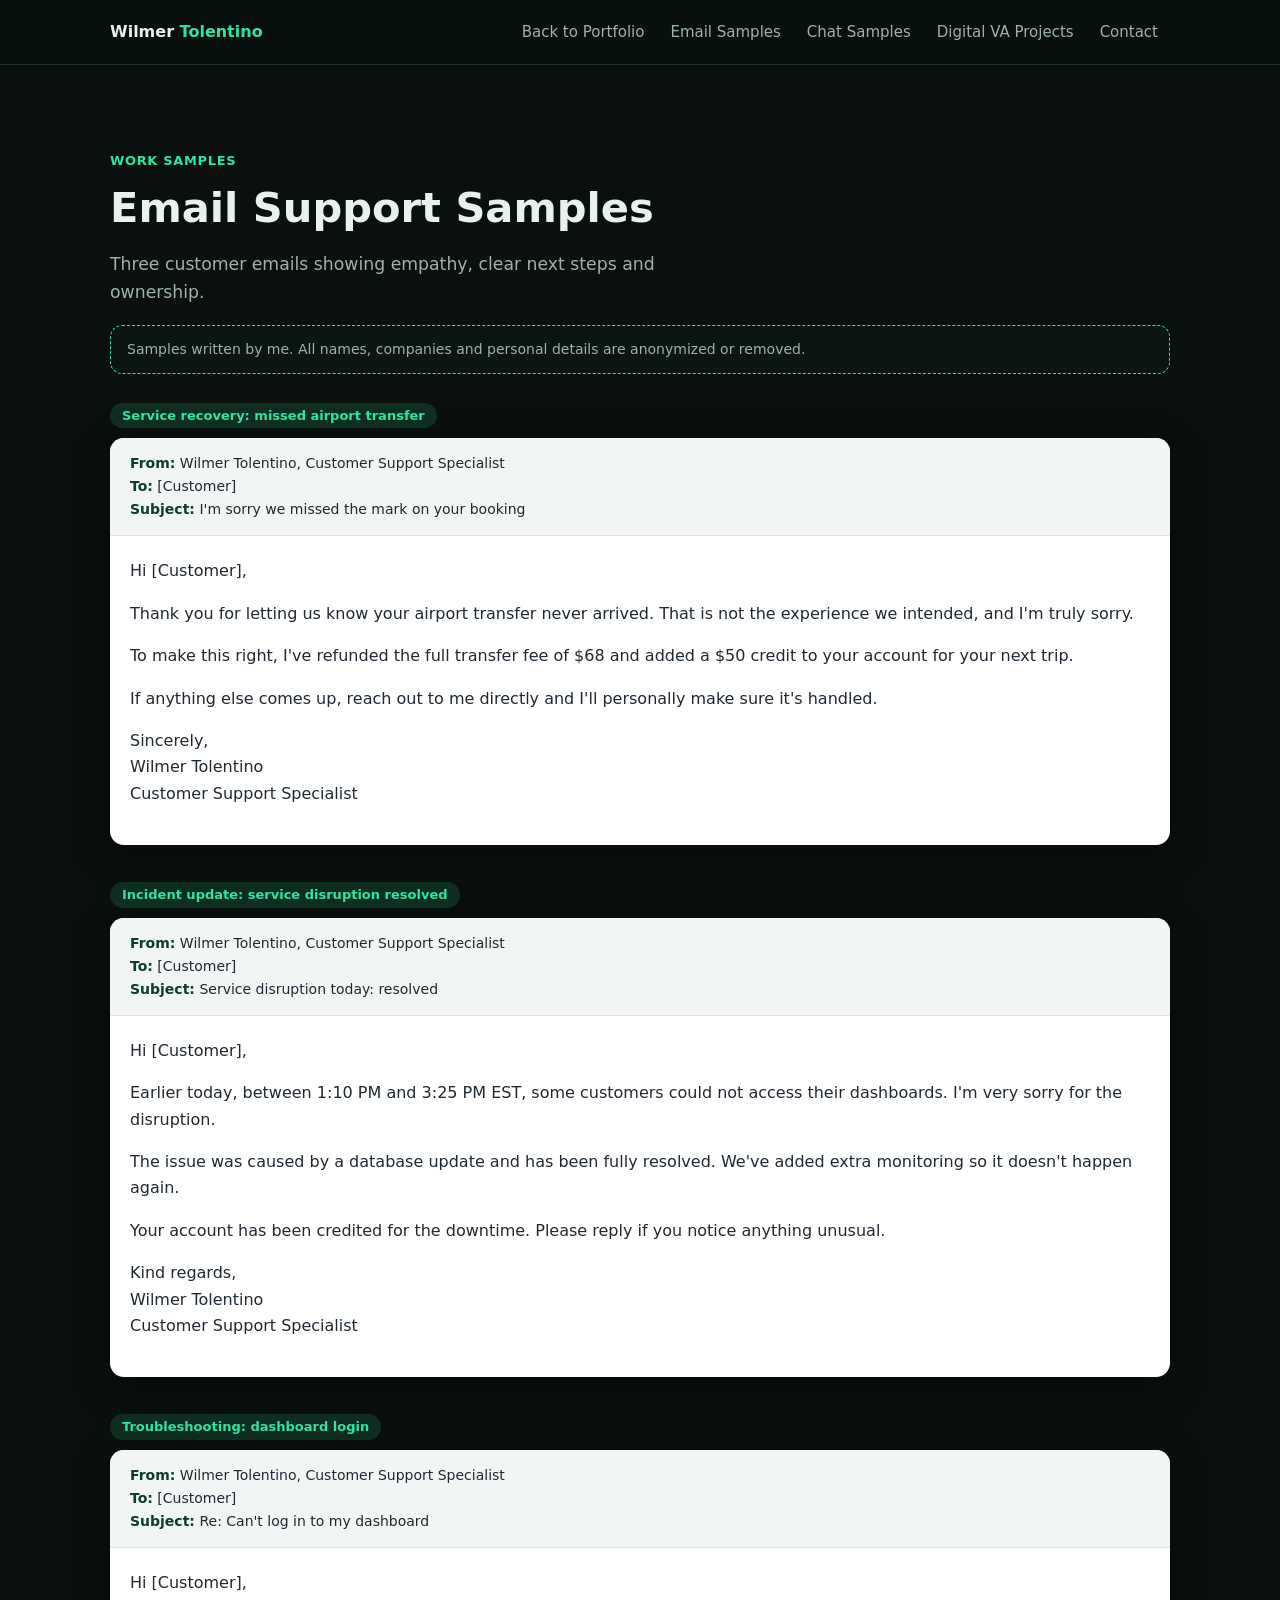
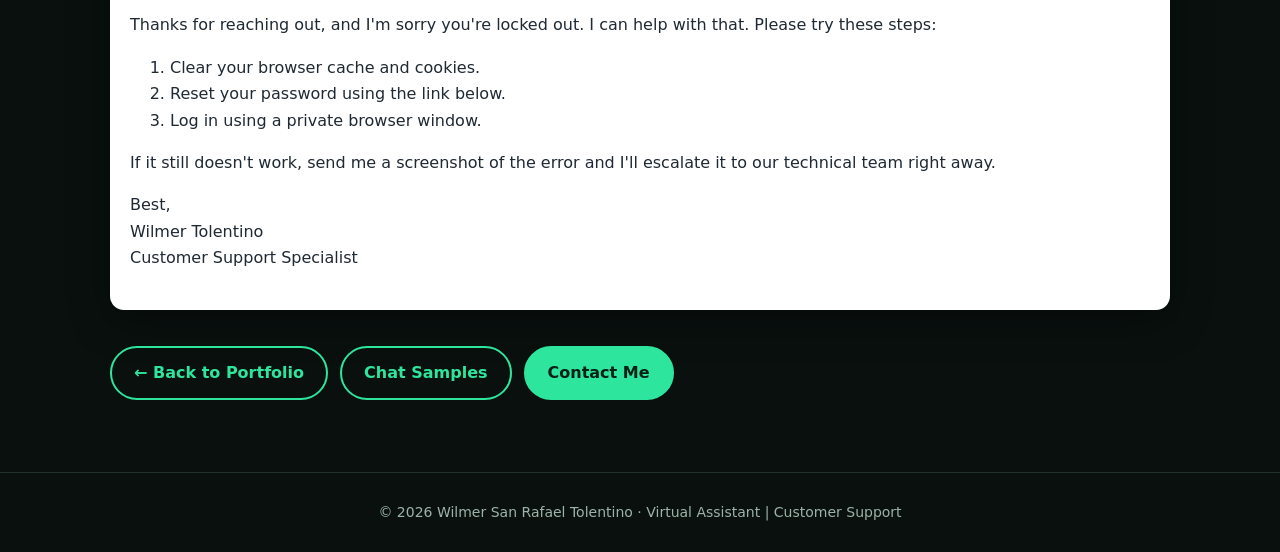
<file: wilmer-portfolio (7)/samples/email-support.html>
<!DOCTYPE html><html lang="en"><head><meta charset="utf-8"><meta name="viewport" content="width=device-width,initial-scale=1"><title>Email Support Samples | Wilmer Tolentino</title><meta name="description" content="Anonymized email support samples by Wilmer Tolentino: service recovery, incident update and troubleshooting."><meta property="og:title" content="Email Support Samples | Wilmer Tolentino"><meta property="og:description" content="Anonymized email support samples by Wilmer Tolentino: service recovery, incident update and troubleshooting."><meta name="theme-color" content="#09100e"><link rel="icon" href="data:image/svg+xml,%3Csvg xmlns=%27http://www.w3.org/2000/svg%27 viewBox=%270 0 32 32%27%3E%3Crect width=%2732%27 height=%2732%27 rx=%278%27 fill=%27%2309100e%27/%3E%3Ctext x=%2716%27 y=%2722%27 font-size=%2716%27 font-family=%27sans-serif%27 font-weight=%27700%27 fill=%27%232ee59d%27 text-anchor=%27middle%27%3EWT%3C/text%3E%3C/svg%3E"><link rel="stylesheet" href="../css/style.css"></head><body><header class="nav"><div class="wrap"><a class="logo" href="../index.html">Wilmer <span>Tolentino</span></a><nav aria-label="Main"><button class="menu" aria-expanded="false" aria-controls="nl">Menu</button><ul id="nl"><li><a href="../index.html">Back to Portfolio</a></li><li><a href="email-support.html">Email Samples</a></li><li><a href="chat-support.html">Chat Samples</a></li><li><a href="digital-va-projects.html">Digital VA Projects</a></li><li><a href="#contact">Contact</a></li></ul></nav></div></header><main><section><div class="wrap"><p class="eyebrow">Work Samples</p><h1 style="font-size:clamp(1.8rem,4vw,2.6rem)">Email Support Samples</h1><p class="lead">Three customer emails showing empathy, clear next steps and ownership.</p><p class="note">Samples written by me. All names, companies and personal details are anonymized or removed.</p><span class="tagl">Service recovery: missed airport transfer</span><article class="mail"><div class="hd"><b>From:</b> Wilmer Tolentino, Customer Support Specialist<br><b>To:</b> [Customer]<br><b>Subject:</b> I'm sorry we missed the mark on your booking</div><div class="bd"><p>Hi [Customer],</p><p>Thank you for letting us know your airport transfer never arrived. That is not the experience we intended, and I'm truly sorry.</p><p>To make this right, I've refunded the full transfer fee of $68 and added a $50 credit to your account for your next trip.</p><p>If anything else comes up, reach out to me directly and I'll personally make sure it's handled.</p><p>Sincerely,<br>Wilmer Tolentino<br>Customer Support Specialist</p></div></article><span class="tagl">Incident update: service disruption resolved</span><article class="mail"><div class="hd"><b>From:</b> Wilmer Tolentino, Customer Support Specialist<br><b>To:</b> [Customer]<br><b>Subject:</b> Service disruption today: resolved</div><div class="bd"><p>Hi [Customer],</p><p>Earlier today, between 1:10 PM and 3:25 PM EST, some customers could not access their dashboards. I'm very sorry for the disruption.</p><p>The issue was caused by a database update and has been fully resolved. We've added extra monitoring so it doesn't happen again.</p><p>Your account has been credited for the downtime. Please reply if you notice anything unusual.</p><p>Kind regards,<br>Wilmer Tolentino<br>Customer Support Specialist</p></div></article><span class="tagl">Troubleshooting: dashboard login</span><article class="mail"><div class="hd"><b>From:</b> Wilmer Tolentino, Customer Support Specialist<br><b>To:</b> [Customer]<br><b>Subject:</b> Re: Can't log in to my dashboard</div><div class="bd"><p>Hi [Customer],</p><p>Thanks for reaching out, and I'm sorry you're locked out. I can help with that. Please try these steps:</p><ol><li>Clear your browser cache and cookies.</li><li>Reset your password using the link below.</li><li>Log in using a private browser window.</li></ol><p>If it still doesn't work, send me a screenshot of the error and I'll escalate it to our technical team right away.</p><p>Best,<br>Wilmer Tolentino<br>Customer Support Specialist</p></div></article><div class="cta"><a class="btn o" href="../index.html">&larr; Back to Portfolio</a><a class="btn o" href="chat-support.html">Chat Samples</a><a class="btn p" id="contact" href="mailto:tolentino.wilmer21@gmail.com?subject=Portfolio%20Inquiry">Contact Me</a></div></div></section></main><footer><div class="wrap">&copy; <span data-year>2026</span> Wilmer San Rafael Tolentino &middot; Virtual Assistant | Customer Support</div></footer><script src="../js/main.js"></script></body></html>
</file>
<file: wilmer-portfolio (7)/css/style.css>
:root{--bg:#09100e;--bg2:#0f1a16;--card:#121f1a;--line:#1f3329;--tx:#e8f1ec;--mut:#9db3a8;--g:#2ee59d;--g2:#17b978}
*{box-sizing:border-box}html{scroll-behavior:smooth;scroll-padding-top:72px}
body{margin:0;font:16px/1.65 system-ui,-apple-system,"Segoe UI",Roboto,sans-serif;background:var(--bg);color:var(--tx);overflow-x:hidden}
a{color:inherit}img{max-width:100%;display:block}
.wrap{max-width:1100px;margin:0 auto;padding:0 20px}
.nav{position:sticky;top:0;z-index:10;background:rgba(9,16,14,.94);backdrop-filter:blur(8px);border-bottom:1px solid var(--line)}
.nav .wrap{display:flex;align-items:center;justify-content:space-between;min-height:64px}
.logo{font-weight:700;text-decoration:none}.logo span{color:var(--g)}
nav ul{display:flex;gap:2px;list-style:none;margin:0;padding:0}
nav a{display:block;padding:8px 12px;border-radius:8px;text-decoration:none;color:var(--mut);font-size:15px}
nav a:hover,nav a:focus-visible{color:var(--g);background:var(--card)}
.menu{display:none;background:none;border:1px solid var(--line);color:var(--tx);border-radius:8px;padding:8px 14px;font:inherit;cursor:pointer}
@media(max-width:900px){.menu{display:block}nav ul{display:none;position:absolute;left:0;right:0;top:64px;flex-direction:column;background:var(--bg2);padding:10px 20px;border-bottom:1px solid var(--line)}nav ul.open{display:flex}}
.btn{display:inline-block;padding:12px 22px;border-radius:999px;font-weight:600;text-decoration:none;border:2px solid var(--g);transition:.2s}
.btn.p{background:var(--g);color:#052016}.btn.p:hover{background:#6ff0bd;transform:translateY(-2px)}
.btn.o{color:var(--g)}.btn.o:hover{background:rgba(46,229,157,.12);transform:translateY(-2px)}
.btn:focus-visible,a:focus-visible,button:focus-visible{outline:3px solid #fff;outline-offset:3px}
.hero{padding:64px 0;background:radial-gradient(circle at 80% 20%,rgba(46,229,157,.14),transparent 50%)}
.hero .wrap{display:grid;grid-template-columns:1.2fr .8fr;gap:40px;align-items:center}
.eyebrow{color:var(--g);font-weight:600;letter-spacing:.05em;font-size:13px;text-transform:uppercase}
h1{font-size:clamp(2rem,4.6vw,3.1rem);line-height:1.15;margin:.3em 0}h1 em{font-style:normal;color:var(--g)}
h2{font-size:clamp(1.6rem,3vw,2.2rem);margin:0 0 .4em}
.lead{color:var(--mut);font-size:1.08rem;max-width:58ch}
.cta{display:flex;flex-wrap:wrap;gap:12px;margin-top:26px}
.photo{border-radius:24px;border:2px solid var(--g);overflow:hidden;box-shadow:0 20px 60px rgba(46,229,157,.15);max-width:380px;justify-self:center}
.photo img{width:100%;aspect-ratio:4/5;object-fit:cover;object-position:top}
section{padding:72px 0}section.alt{background:var(--bg2)}
.grid{display:grid;gap:18px;grid-template-columns:repeat(auto-fit,minmax(260px,1fr));margin-top:24px}
.card{background:var(--card);border:1px solid var(--line);border-radius:16px;padding:22px;transition:.2s}
.card:hover{border-color:var(--g);transform:translateY(-3px)}
.card h3{margin:.1em 0 .6em;font-size:1.1rem;color:var(--g)}
.tags{display:flex;flex-wrap:wrap;gap:8px;list-style:none;padding:0;margin:0}
.tags li{background:#0b1612;border:1px solid var(--line);border-radius:999px;padding:3px 12px;font-size:14px;color:#b9cdc2}
.facts{display:grid;grid-template-columns:repeat(auto-fit,minmax(170px,1fr));gap:14px;margin-top:26px}
.facts div{border:1px solid var(--line);border-radius:14px;padding:14px;background:var(--card);color:var(--mut);font-size:14px}.facts b{display:block;color:var(--g);font-size:1.3rem}
.jobs{display:grid;grid-template-columns:repeat(2,minmax(0,1fr));gap:18px;margin-top:28px}
.job{background:var(--card);border:1px solid var(--line);border-top:3px solid var(--g);border-radius:16px;padding:22px}
.job h3{margin:0}.job .meta{color:var(--g);font-size:15px;margin:.2em 0 .6em}
ul.b{padding-left:20px;margin:.4em 0 .8em}.b li{margin:.3em 0;color:#cfe0d6}
.prev{color:var(--mut);font-size:14px;border-left:3px solid var(--g);padding-left:12px;margin:14px 0 18px}
.note{background:#0b1612;border:1px dashed var(--g);border-radius:12px;padding:12px 16px;color:var(--mut);font-size:14px;margin:18px 0 28px}
.tagl{display:inline-block;background:rgba(46,229,157,.14);color:var(--g);border-radius:999px;padding:2px 12px;font-size:13px;font-weight:600}
.mail{background:#fff;color:#1f2933;border-radius:14px;overflow:hidden;margin:10px 0 36px;box-shadow:0 10px 40px rgba(0,0,0,.35)}
.mail .hd{background:#f1f5f3;padding:14px 20px;border-bottom:1px solid #dde5e0;font-size:14px;overflow-wrap:anywhere}.mail .hd b{color:#0b3d2a}
.mail .bd{padding:22px 20px}.mail p{margin:0 0 1em}.mail ol{margin:0 0 1em}
.chat{background:var(--card);border:1px solid var(--line);border-radius:16px;padding:18px;display:flex;flex-direction:column;gap:10px;margin:12px 0 36px;max-width:640px}
.m{max-width:82%;padding:10px 14px;border-radius:16px;font-size:15px}
.m small{display:block;opacity:.75;font-size:12px;margin-bottom:2px}
.m.c{align-self:flex-start;background:#26352e;border-bottom-left-radius:4px}
.m.a{align-self:flex-end;background:var(--g2);color:#04170f;border-bottom-right-radius:4px}
.contact{text-align:center}.contact .lead{margin:0 auto}.contact .cta{justify-content:center}
footer{padding:28px 0;border-top:1px solid var(--line);color:var(--mut);font-size:14px;text-align:center}
@media(max-width:760px){.hero .wrap{grid-template-columns:1fr}.photo{order:-1;max-width:260px}section{padding:52px 0}.m{max-width:92%}.btn{text-align:center}}
@media(prefers-reduced-motion:reduce){*{transition:none!important;scroll-behavior:auto!important}}
.client{padding:56px 0 0;border-top:1px solid var(--line);margin-top:48px}.client:first-of-type{margin-top:36px}
.pcard{display:flex;flex-direction:column}.pcard p{margin:.2em 0 1em;color:#cfe0d6;font-size:15px}.pcard .tags{margin-bottom:18px}.pcard .btn{margin-top:auto;align-self:flex-start}
.thumb{display:block;aspect-ratio:1/1;border-radius:12px;overflow:hidden;background:#0b1612;margin-bottom:16px;border:1px solid var(--line)}
.thumb img{width:100%;height:100%;object-fit:contain}
.ph{display:grid;place-items:center;text-align:center;background:linear-gradient(135deg,#0f1a16,#16342a);color:var(--g);font-weight:700;font-size:1.25rem;line-height:1.3;padding:16px}.ph small{display:block;margin-top:8px;color:var(--mut);font-weight:500;font-size:13px}
.req{margin:28px 0 12px;padding:22px;border:1px solid var(--g);border-radius:16px;background:rgba(46,229,157,.06);display:flex;flex-wrap:wrap;gap:14px;align-items:center;justify-content:space-between}.req p{margin:0;color:var(--tx)}
html{-webkit-text-size-adjust:100%}.mail .bd,.card,.lead{overflow-wrap:anywhere}
@media(max-width:900px){nav a{padding:13px 12px}}
@media(max-width:760px){.jobs{grid-template-columns:1fr}.wrap{padding:0 16px}.hero{padding:36px 0}.cta{flex-direction:column}.cta .btn{width:100%}.req{flex-direction:column;align-items:stretch;text-align:center}.req .btn{width:100%}.mail .bd{padding:18px 16px}.chat{padding:14px}.client{margin-top:36px}}
@media(max-width:380px){h1{font-size:1.75rem}.btn{padding:12px 16px}}
#samples .card{display:flex;flex-direction:column}#samples .card .btn{margin-top:auto;align-self:flex-start}
.about-grid{display:grid;grid-template-columns:1.1fr .9fr;gap:44px;align-items:center}
.mock{padding:6px 0}.laptop .screen{background:#fff;color:#1f2933;border:6px solid #1c2b25;border-bottom:0;border-radius:12px 12px 0 0;overflow:hidden;font-size:13px;line-height:1.5}
.bar{background:#e9efec;padding:8px 10px;display:flex;gap:5px}.bar i{width:9px;height:9px;border-radius:50%;background:#c3cfc9}
.em{padding:12px 16px}.em p{margin:0 0 .6em}.em .sub{color:#0b3d2a;border-bottom:1px solid #e1e8e4;padding-bottom:.5em}
.base{height:12px;background:linear-gradient(#2a3b34,#17231e);border-radius:0 0 14px 14px;width:108%;margin-left:-4%}
.bubs{display:flex;flex-direction:column;gap:8px;margin-top:-26px;position:relative;padding:0 3%}
.bub{max-width:78%;padding:9px 13px;border-radius:14px;font-size:13px;box-shadow:0 8px 24px rgba(0,0,0,.45)}
.bub.c{align-self:flex-start;background:#26352e;border-bottom-left-radius:4px}.bub.a{align-self:flex-end;background:var(--g2);color:#04170f;border-bottom-right-radius:4px}
.edu{display:grid;grid-template-columns:repeat(2,minmax(0,1fr));gap:18px;margin-top:22px;color:var(--mut);font-size:15px}.edu p{margin:0}.edu b{display:block;color:var(--g);font-size:13px;letter-spacing:.05em;text-transform:uppercase;margin-bottom:2px}
@media(max-width:860px){.about-grid{grid-template-columns:1fr;gap:28px}.mock{max-width:480px}}
@media(max-width:760px){.edu{grid-template-columns:1fr}}
#samples .lead{max-width:none}
.social{display:flex;justify-content:center;flex-wrap:wrap;gap:14px;list-style:none;padding:0;margin:22px 0 4px}
.social a{width:52px;height:52px;display:grid;place-items:center;border-radius:50%;border:2px solid var(--g);color:var(--g);transition:.2s}
.social a:hover,.social a:focus-visible{background:var(--g);color:#052016;transform:translateY(-2px)}
</file>
